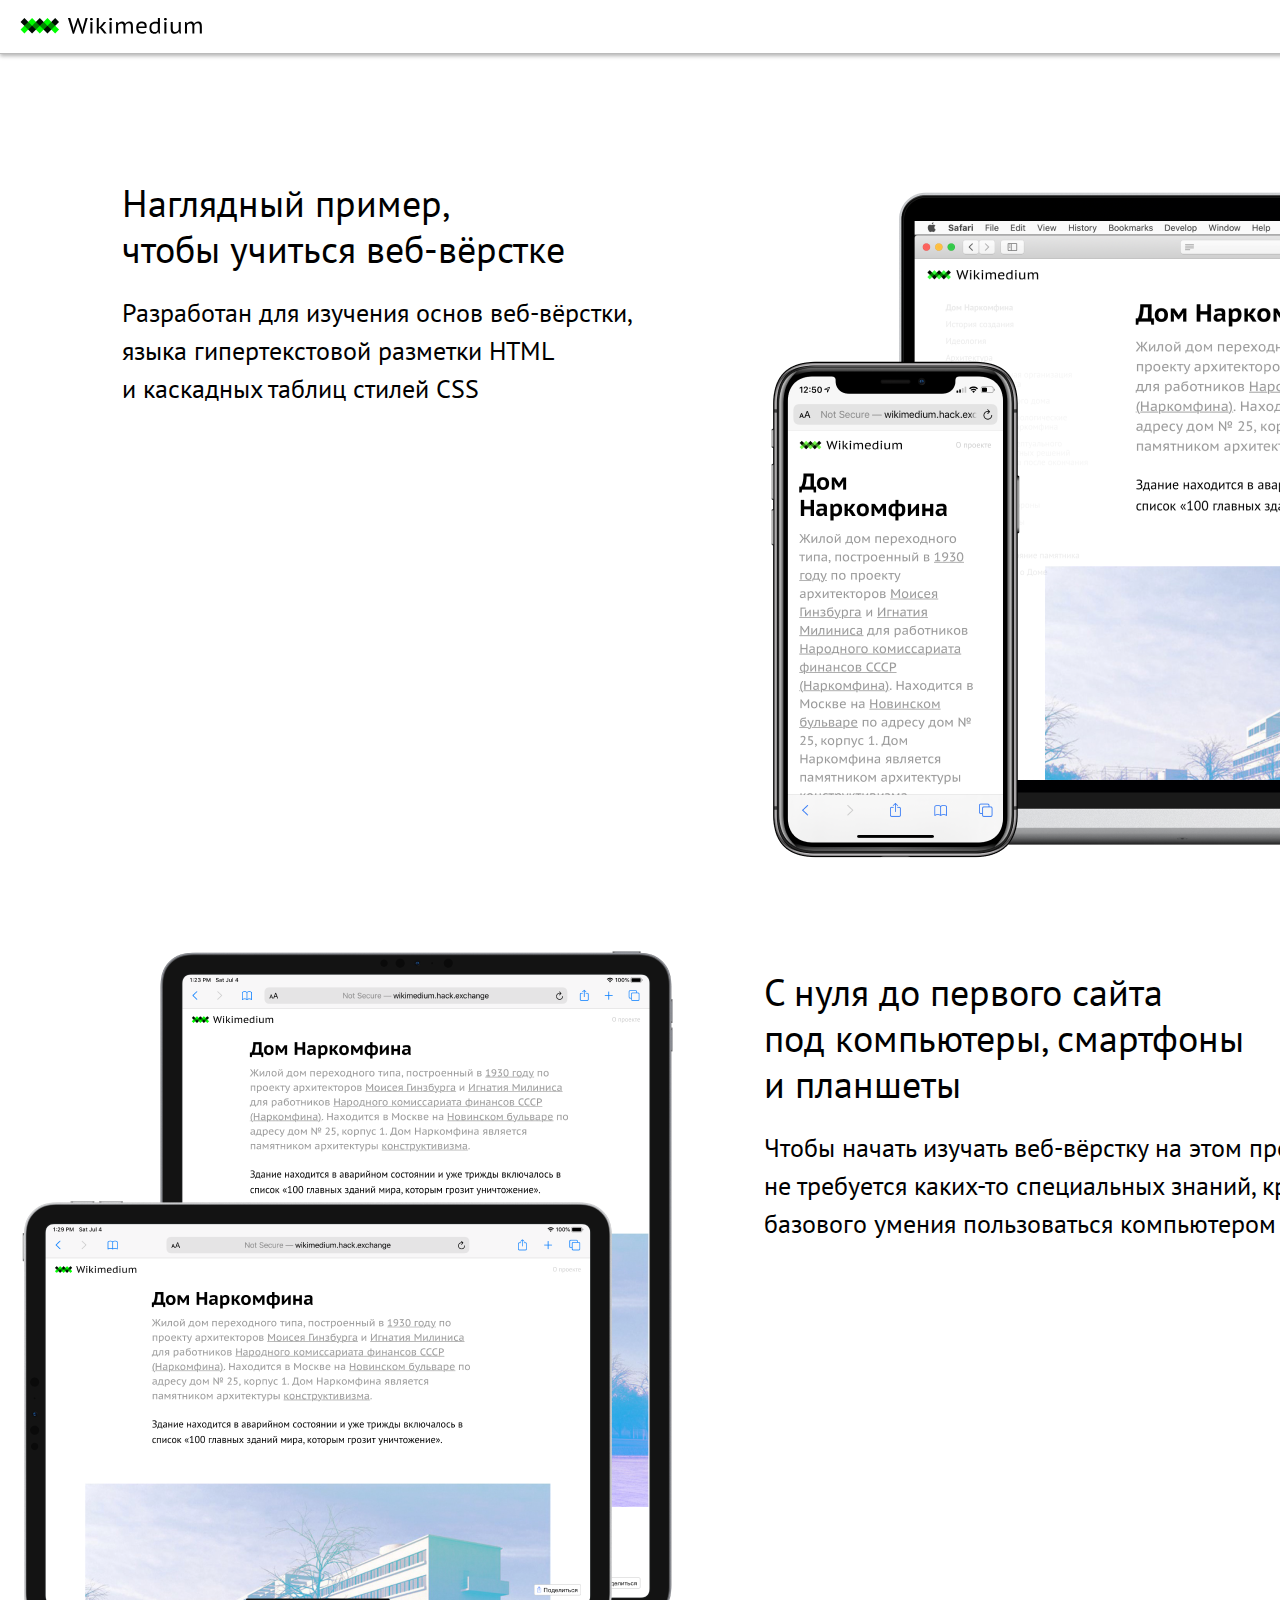
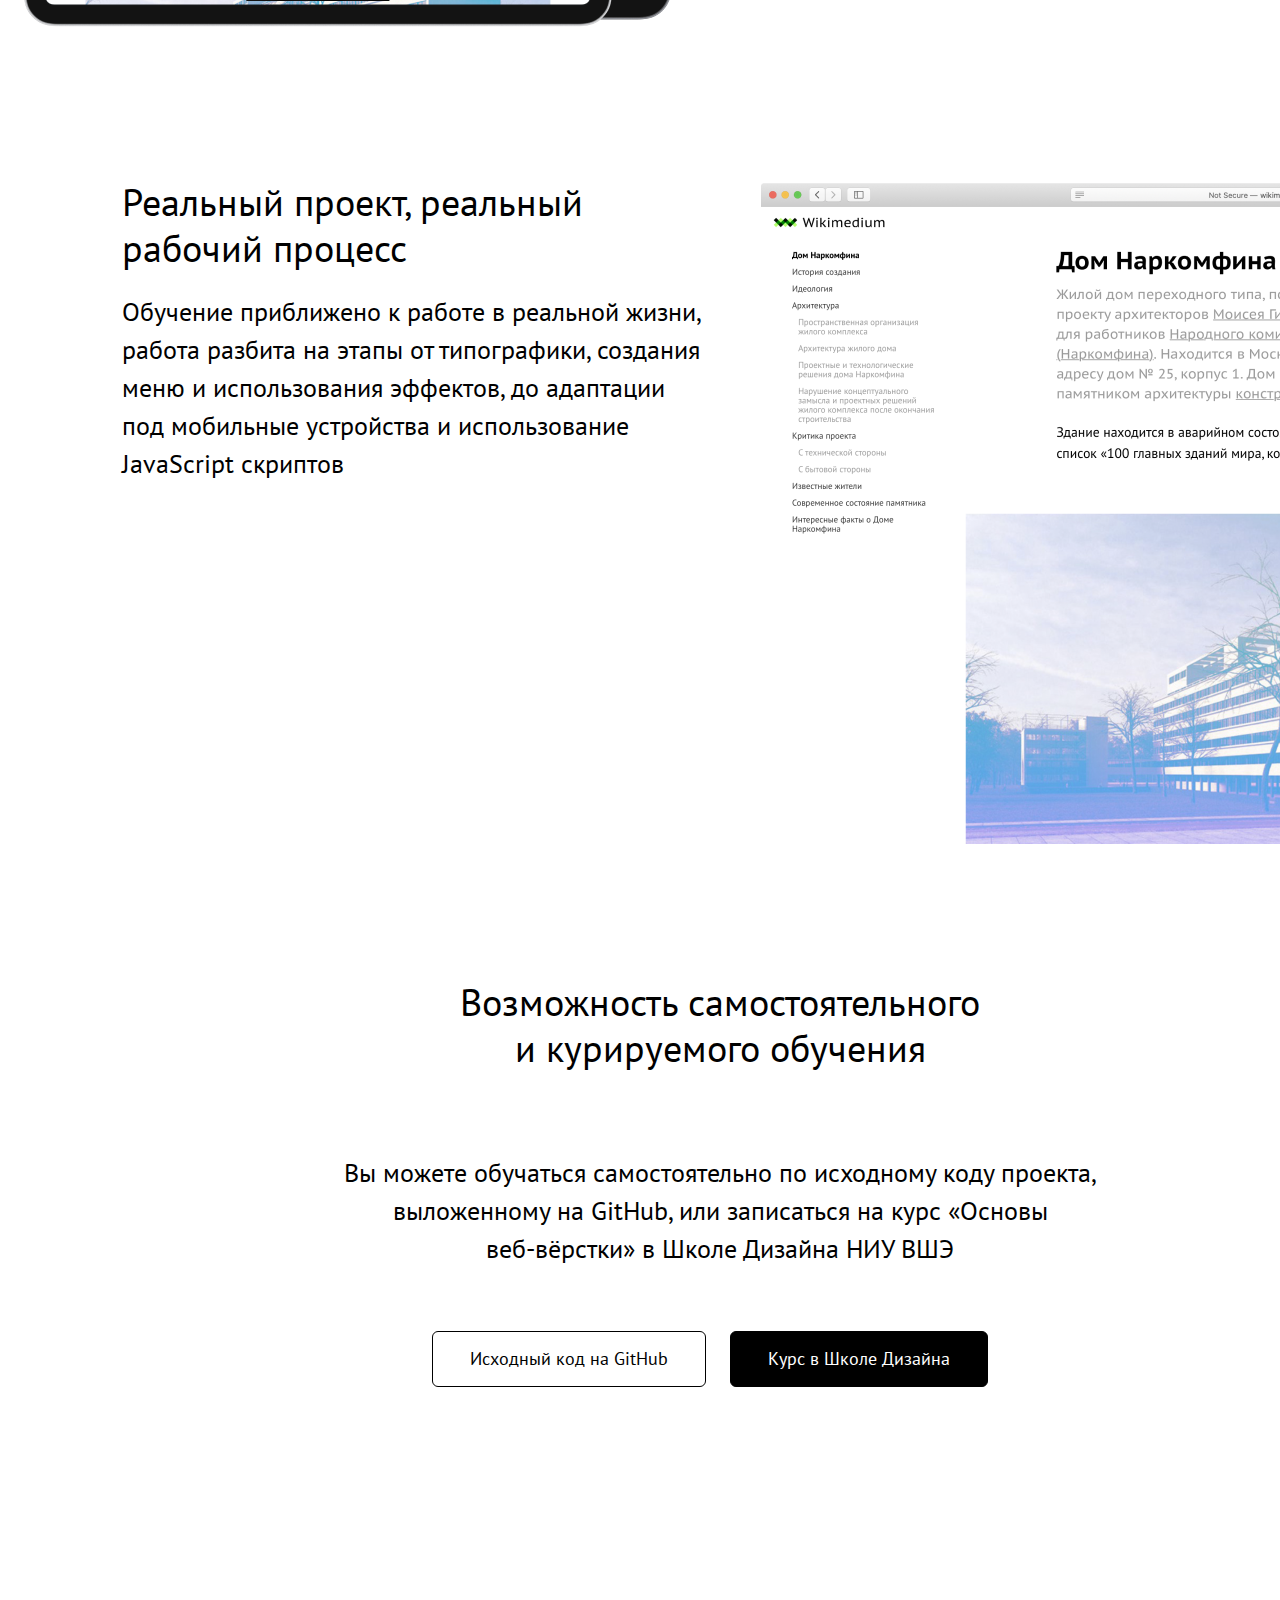
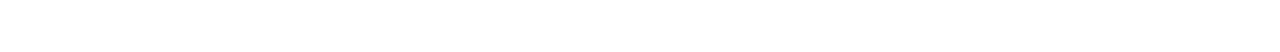
<file: about.html>
<!DOCTYPE html>
<html lang="en" dir="ltr">
  <head>
    <meta charset="utf-8">
    <title>О проекте</title>
    <link rel="stylesheet" href="stylesheets/style.css">
    <link rel="icon" type="image/x-icon" href="images/favicon.ico" />
    <link rel="icon" type="image/png" href="images/favicon.png" />
    <style media="screen">
      html {
        background: gray;
        display: block;
        height: 100%;
      }
      body {
        height: 3252px;
        width: 1440px;
        position: relative;
        display: block;
        margin: 0 auto;
        background: white;
      }
      body::before {
        position: absolute;
        top: 0;
        left: 0;
        content: '';
        width: 100%;
        height: 100%;
        /* background: url(images/1440.jpg);
        opacity: .3; */
      }
    </style>
  </head>
  <body>
    <!-- шапка -->
    <div class="menubar">
      <a href="index.html"><img src="images/logo.svg" alt=""></a>
      <a href="about.html">О проекте</a>
    </div>
    <!-- блоки -->
    <!-- 1 сектор -->
    <section>
      <div>
        <h2>Наглядный пример, <br> чтобы учиться веб-вёрстке</h2>
        <p>Разработан для изучения основ веб-вёрстки, <br> языка гипертекстовой разметки HTML <br> и каскадных таблиц стилей CSS</p>
      </div>
      <div>
        <img src="images/about1.png" alt="">
      </div>
    </section>
    <!-- 2 сектор -->
    <section>
      <div>
        <img src="images/about2.png" alt="">
      </div>
      <div>
        <h2>С нуля до первого сайта <br> под компьютеры, смартфоны <br> и планшеты</h2>
        <p>Чтобы начать изучать веб-вёрстку на этом проекте, <br> не требуется каких-то специальных знаний, кроме <br> базового умения пользоваться компьютером</p>
      </div>
    </section>
    <!-- 3 сектор -->
    <section>
      <div>
        <h2>Реальный проект, реальный <br> рабочий процесс</h2>
        <p>Обучение приближено к работе в реальной жизни, <br> работа разбита на этапы от типографики, создания <br> меню и использования эффектов, до адаптации <br> под мобильные устройства и использование <br> JavaScript скриптов</p>
      </div>
      <div>
        <img src="images/about3.png" alt="">
      </div>
    </section>
    <!-- 4 сектор -->
    <section class="bottom_block">
        <h2>Возможность самостоятельного <br> и курируемого обучения</h2>
        <p>Вы можете обучаться самостоятельно по исходному коду проекта, <br> выложенному на GitHub, или записаться на курс «Основы <br> веб-вёрстки» в Школе Дизайна НИУ ВШЭ</p>
        <a href="https://github.com/asderevyankina/wikimedium">Исходный код на GitHub</a>
        <a class="btn" href="https://design.hse.ru/dir/programming">Курс в Школе Дизайна</a>
    </section>
  </body>
</html>
</file>
<file: stylesheets/style.css>
@import 'reset.css';
@import url('https://fonts.googleapis.com/css?family=PT+Sans+Caption:400,700|PT+Sans:400,400i,700,700i&amp;subset=cyrillic');
@import 'layout.css';
@import 'sidebar.css';
@import 'content.css';
@import 'menubar.css';
@import 'about.css';
</file>
